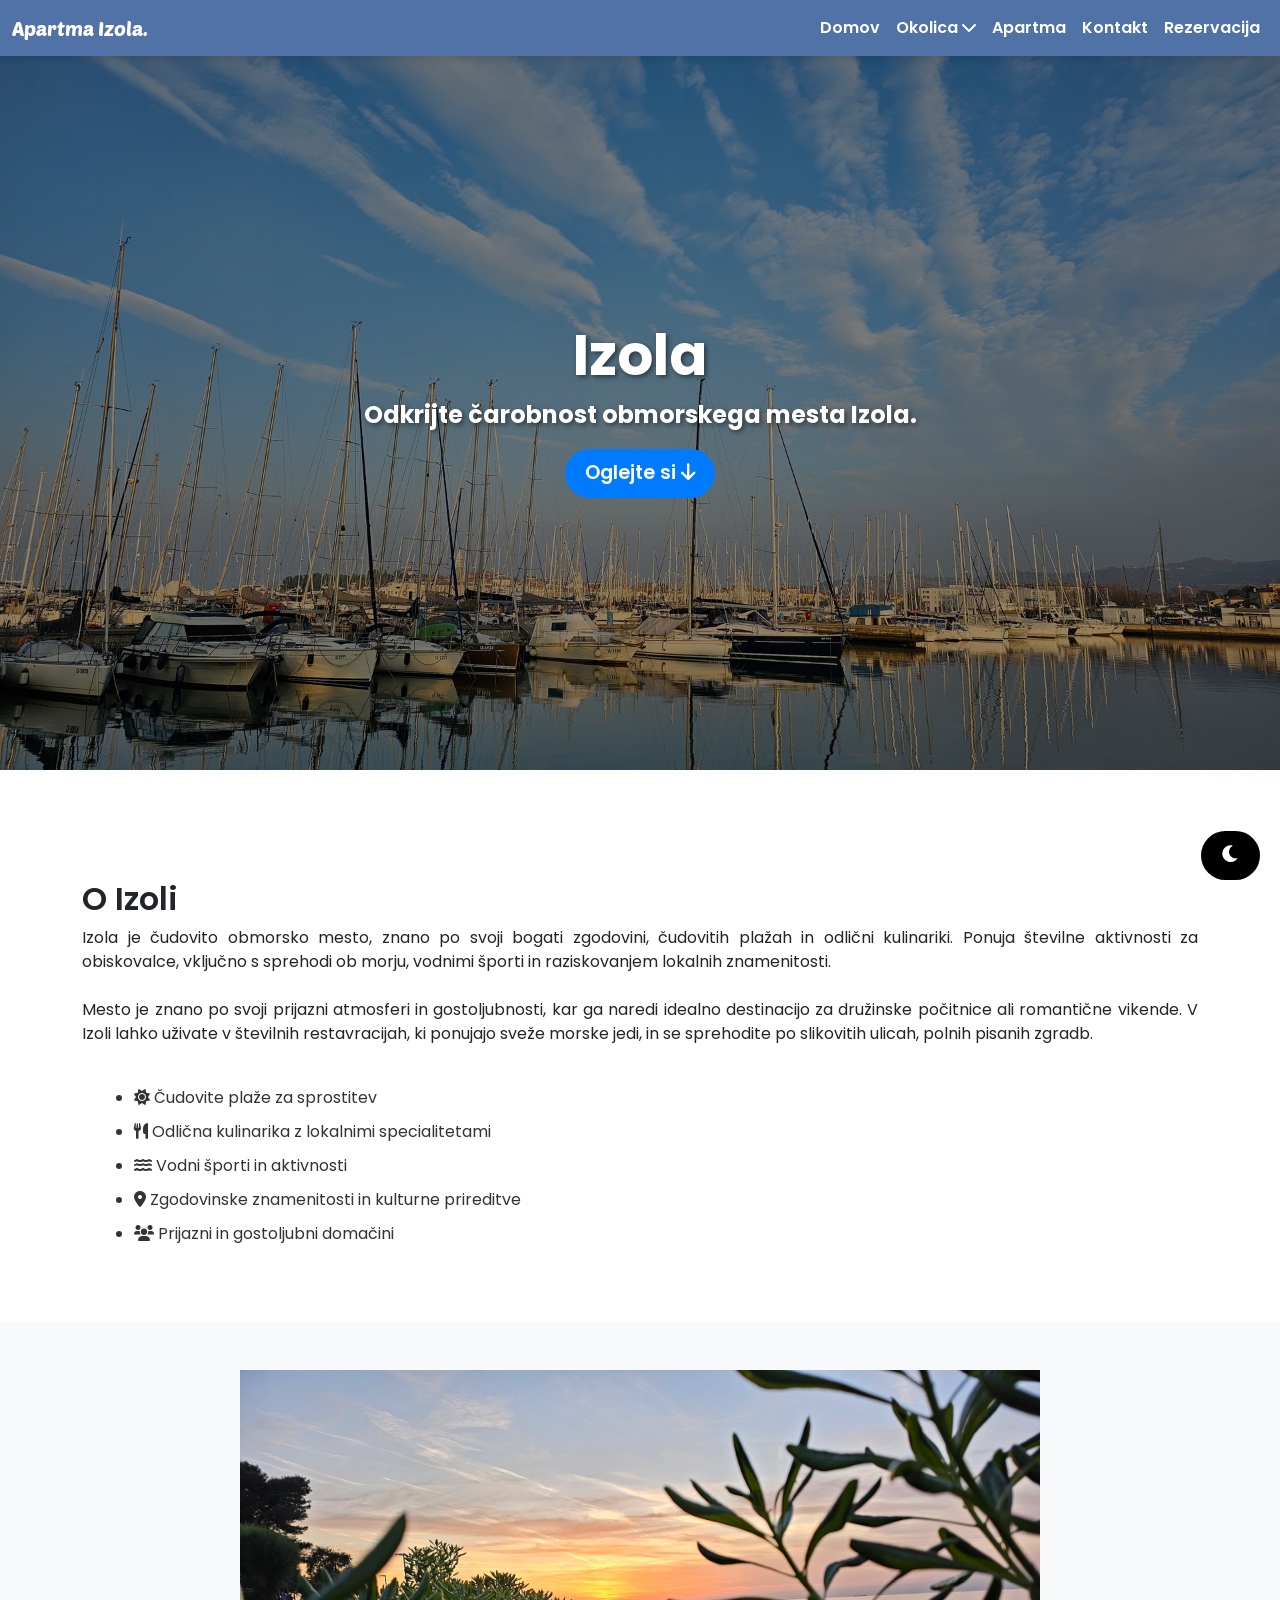
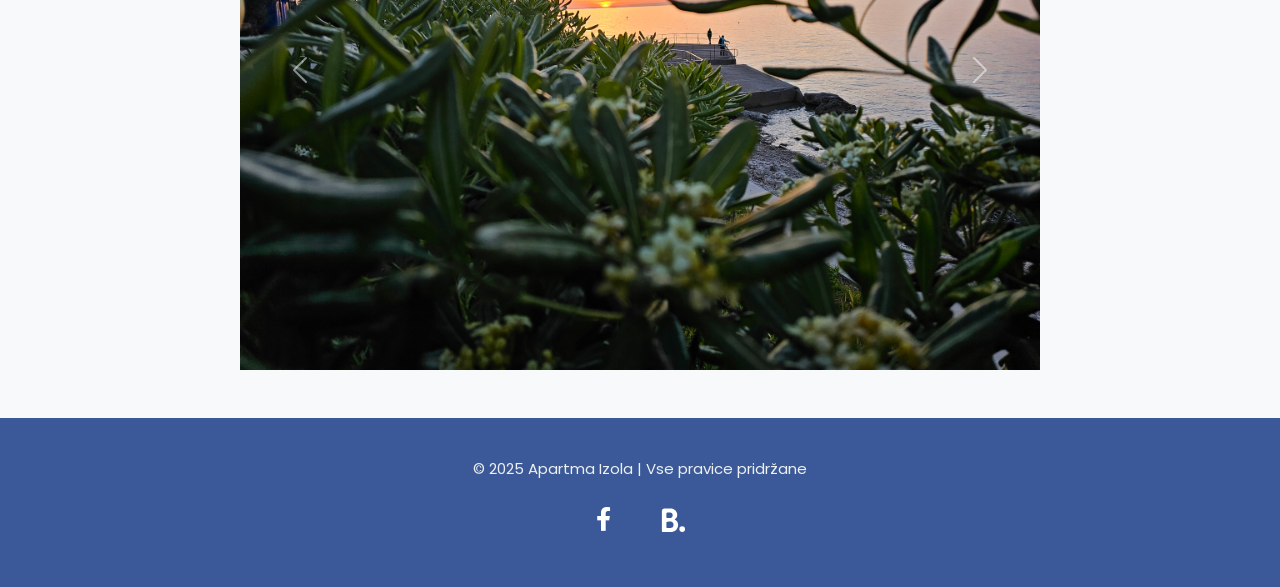
<file: izola.html>
<!DOCTYPE html>
<html lang="sl">
<head>
    <meta charset="UTF-8">
    <meta name="viewport" content="width=device-width, initial-scale=1">
    <title>Izola - Apartma Izola</title>

    <!-- Bootstrap CSS -->
    <link href="https://cdn.jsdelivr.net/npm/bootstrap@5.3.0/dist/css/bootstrap.min.css" rel="stylesheet">
    <!-- FontAwesome Icons -->
    <link rel="stylesheet" href="https://cdnjs.cloudflare.com/ajax/libs/font-awesome/6.0.0/css/all.min.css">
    <!-- Google Fonts -->
    <link href="https://fonts.googleapis.com/css2?family=Poppins:wght@300;400;600;700&display=swap" rel="stylesheet">
    <link rel="preconnect" href="https://fonts.googleapis.com">
    <link rel="preconnect" href="https://fonts.gstatic.com" crossorigin>
    <link href="https://fonts.googleapis.com/css2?family=Poetsen+One&display=swap" rel="stylesheet">
    <link href="navbar.css" rel="stylesheet" type="text/css">
<link href="animation.css" rel="stylesheet" type="text/css">
    <style>
    .hero { background: url("images/izola.jpg") no-repeat center center/cover !important; }
</style>
    <link href="subpage.css" rel="stylesheet" type="text/css">
</head>
<body>

<!-- Main Navbar -->
<nav class="navbar navbar-expand-lg">
  <div class="container-fluid"> <a class="navbar-brand" href="index.html">Apartma Izola.</a>
    <button class="navbar-toggler" type="button" data-bs-toggle="collapse" data-bs-target="#navbarNav" aria-controls="navbarNav" aria-expanded="false" aria-label="Toggle navigation"> <span class="navbar-toggler-icon"></span> </button>
    <div class="collapse navbar-collapse" id="navbarNav">
      <ul class="navbar-nav ms-auto">
        <li class="nav-item"><a class="nav-link" href="index.html">Domov</a></li>
        <li class="nav-item dropdown"> <a class="nav-link dropdown-toggle" href="#" id="okolicaDropdown" role="button" data-bs-toggle="dropdown"> Okolica <i class="fa-solid fa-chevron-down"></i> </a>
          <ul class="dropdown-menu">
            <li><a class="dropdown-item" href="izola.html">Izola</a></li>
            <li><a class="dropdown-item" href="portoroz.html">Portorož</a></li>
            <li><a class="dropdown-item" href="piran.html">Piran</a></li>
               <li><a class="dropdown-item" href="koper.html">Koper</a></li>
          </ul>
        </li>
        <li class="nav-item"><a class="nav-link" href="apartma.html">Apartma</a></li>
        <li class="nav-item"><a class="nav-link" href="kontakt.html">Kontakt</a></li>
        <li class="nav-item"><a class="nav-link" href="rezervacija.html">Rezervacija</a></li>
      </ul>
    </div>
  </div>
</nav>
<!-- Hero Section -->
<section class="hero">
  <div class="container">
    <h1 class="title-slide">Izola</h1>
    <p class="lead text-fade">Odkrijte čarobnost obmorskega mesta Izola.</p>
    <a href="#izola" class="btn-scale btn btn-light">Oglejte si <i class="fa-solid fa-arrow-down"></i></a> 
  </div>
</section>

<!-- Information Section -->
<div id="izola">
  <section class="info-section">
    <div class="container">
      <h2>O Izoli</h2>
      <p class="text">Izola je čudovito obmorsko mesto, znano po svoji bogati zgodovini, čudovitih plažah in odlični kulinariki. Ponuja številne aktivnosti za obiskovalce, vključno s sprehodi ob morju, vodnimi športi in raziskovanjem lokalnih znamenitosti. <br>
        <br>
        Mesto je znano po svoji prijazni atmosferi in gostoljubnosti, kar ga naredi idealno destinacijo za družinske počitnice ali romantične vikende. V Izoli lahko uživate v številnih restavracijah, ki ponujajo sveže morske jedi, in se sprehodite po slikovitih ulicah, polnih pisanih zgradb.</p>
      <br>
      <ul>
        <li><i class="fas fa-sun"></i> Čudovite plaže za sprostitev</li>
        <li><i class="fas fa-utensils"></i> Odlična kulinarika z lokalnimi specialitetami</li>
        <li><i class="fas fa-water"></i> Vodni športi in aktivnosti</li>
        <li><i class="fas fa-map-marker-alt"></i> Zgodovinske znamenitosti in kulturne prireditve</li>
        <li><i class="fas fa-users"></i> Prijazni in gostoljubni domačini</li>
      </ul>
    </div>
  </section>
</div>

<!-- Carousel Section -->
<div class="bg-light"> 
  <br>
  <br>
  <div id="izolaCarousel" class="carousel slide" data-bs-ride="carousel">
    <div class="carousel-inner">
      <div class="carousel-item active"> <img src="images/izola14.jpg" class="d-block w-100" alt="Izola"> </div>
      <div class="carousel-item"> <img src="images/izola25.jpg" class="d-block w-100" alt="Izola"> </div>
      <div class="carousel-item"> <img src="images/izola17.jpg" class="d-block w-100" alt="Izola"> </div>
      <div class="carousel-item"> <img src="images/jadrnice3.jpg" class="d-block w-100" alt="Izola"> </div>
      <div class="carousel-item"> <img src="images/izola18.jpg" class="d-block w-100" alt="Izola"> </div>
      <div class="carousel-item"> <img src="images/izola10.jpg" class="d-block w-100" alt="Izola"> </div>
      <div class="carousel-item"> <img src="images/izola15.jpg" class="d-block w-100" alt="Izola"> </div>
      <div class="carousel-item"> <img src="images/izola13.jpg" class="d-block w-100" alt="Izola"> </div>
    </div>
    <button class="carousel-control-prev" type="button" data-bs-target="#izolaCarousel" data-bs-slide="prev"> <span class="carousel-control-prev-icon" aria-hidden="true"></span> <span class="visually-hidden">Prejšnji</span> </button>
    <button class="carousel-control-next" type="button" data-bs-target="#izolaCarousel" data-bs-slide="next"> <span class="carousel-control-next-icon" aria-hidden="true"></span> <span class="visually-hidden">Naslednji</span> </button>
  </div>
  <br>
  <br>
</div>

<!-- Mobile Gallery -->
<div class="grid-gallery">
    <img src="images/izola14.jpg" alt="Izola">
    <img src="images/izola25.jpg" alt="Izola">
    <img src="images/izola17.jpg" alt="Izola">
    <img src ="images/jadrnice3.jpg" alt="Izola">
    <img src="images/izola18.jpg" alt="Izola">
    <img src="images/izola10.jpg" alt="Izola">
    <img src="images/izola15.jpg" alt="Izola">
    <img src="images/izola13.jpg" alt="Izola">
</div>
<!-- Dark Mode Toggle Button -->
<button id="darkModeToggle" class="btn btn-light" style="position: fixed; bottom: 20px; right: 20px; z-index: 1000;"> <i class="fas fa-moon"></i> </button>
<!-- Footer -->
<footer>
  <footer>
    <div class="container">
        <p>&copy; 2025 Apartma Izola | Vse pravice pridržane</p>
        <div class="social-icons">
            <a href="https://www.facebook.com/ivanka.lovric.129" target="_blank"><i class="fab fa-facebook-f"></i></a>
            <a href="https://www.booking.com/hotel/si/new-classic-cozy-apartment-in-izola.sl.html?aid=356980&label=gog235jc-1FCAsoywFCI25ldy1jbGFzc2ljLWNvenktYXBhcnRtZW50LWluLWl6b2xhSAVYA2jLAYgBApgBI7gBCcgBEdgBAegBAfgBDIgCAagCA7gCydWLvAbAAgHSAiQwZmZhOWViZi01MzE5LTRkMmQtOTBmMS03ZTllNzBiMWM2MmTYAgbgAgE&sid=fca94dbb27b9cd8f7638432e252d7187&dest_id=-83099&dest_type=city&dist=0&group_adults=2&group_children=0&hapos=1&hpos=1&no_rooms=1&req_adults=2&req_children=0&room1=A%2CA&sb_price_type=total&sr_order=popularity&srepoch=1741280046&srpvid=af3076d4051c04ac&type=total&ucfs=1&"><img src="images/booking.svg" alt="Booking Icon" class="booking-icon"></a>

        </div>
    </div>
</footer>
</footer>

<!-- Bootstrap JS --> 
<script src="https://cdn.jsdelivr.net/npm/bootstrap@5.3.0/dist/js/bootstrap.bundle.min.js"></script> 
<script>
    // Dark Mode Toggle
    const darkModeToggle = document.getElementById('darkModeToggle');
    darkModeToggle.addEventListener('click', function() {
        document.body.classList.toggle('dark-mode');
        const isDarkMode = document.body.classList.contains('dark-mode');
        darkModeToggle.innerHTML = isDarkMode ? '<i class="fas fa-sun"></i>' : '<i class="fas fa-moon"></i>';

        // Select all elements with bg-light and toggle between bg-light and bg-dark
        document.querySelectorAll('.bg-light, .bg-dark').forEach(element => {
            if (isDarkMode) {
                element.classList.remove('bg-light');
                element.classList.add('bg-dark');
            } else {
                element.classList.remove('bg-dark');
                element.classList.add('bg-light');
            }
        });
    });
</script>

<!-- Dropdown Chevron Animation -->
<script>
    document.addEventListener('DOMContentLoaded', function() {
        const dropdownToggle = document.getElementById('okolicaDropdown');
        const chevronIcon = dropdownToggle.querySelector('.fa-chevron-down');
        
        // Listen for when the dropdown is shown or hidden
        dropdownToggle.addEventListener('click', function() {
            chevronIcon.classList.toggle('rotate');
        });
    });
</script>
</body>
</html>
</file>
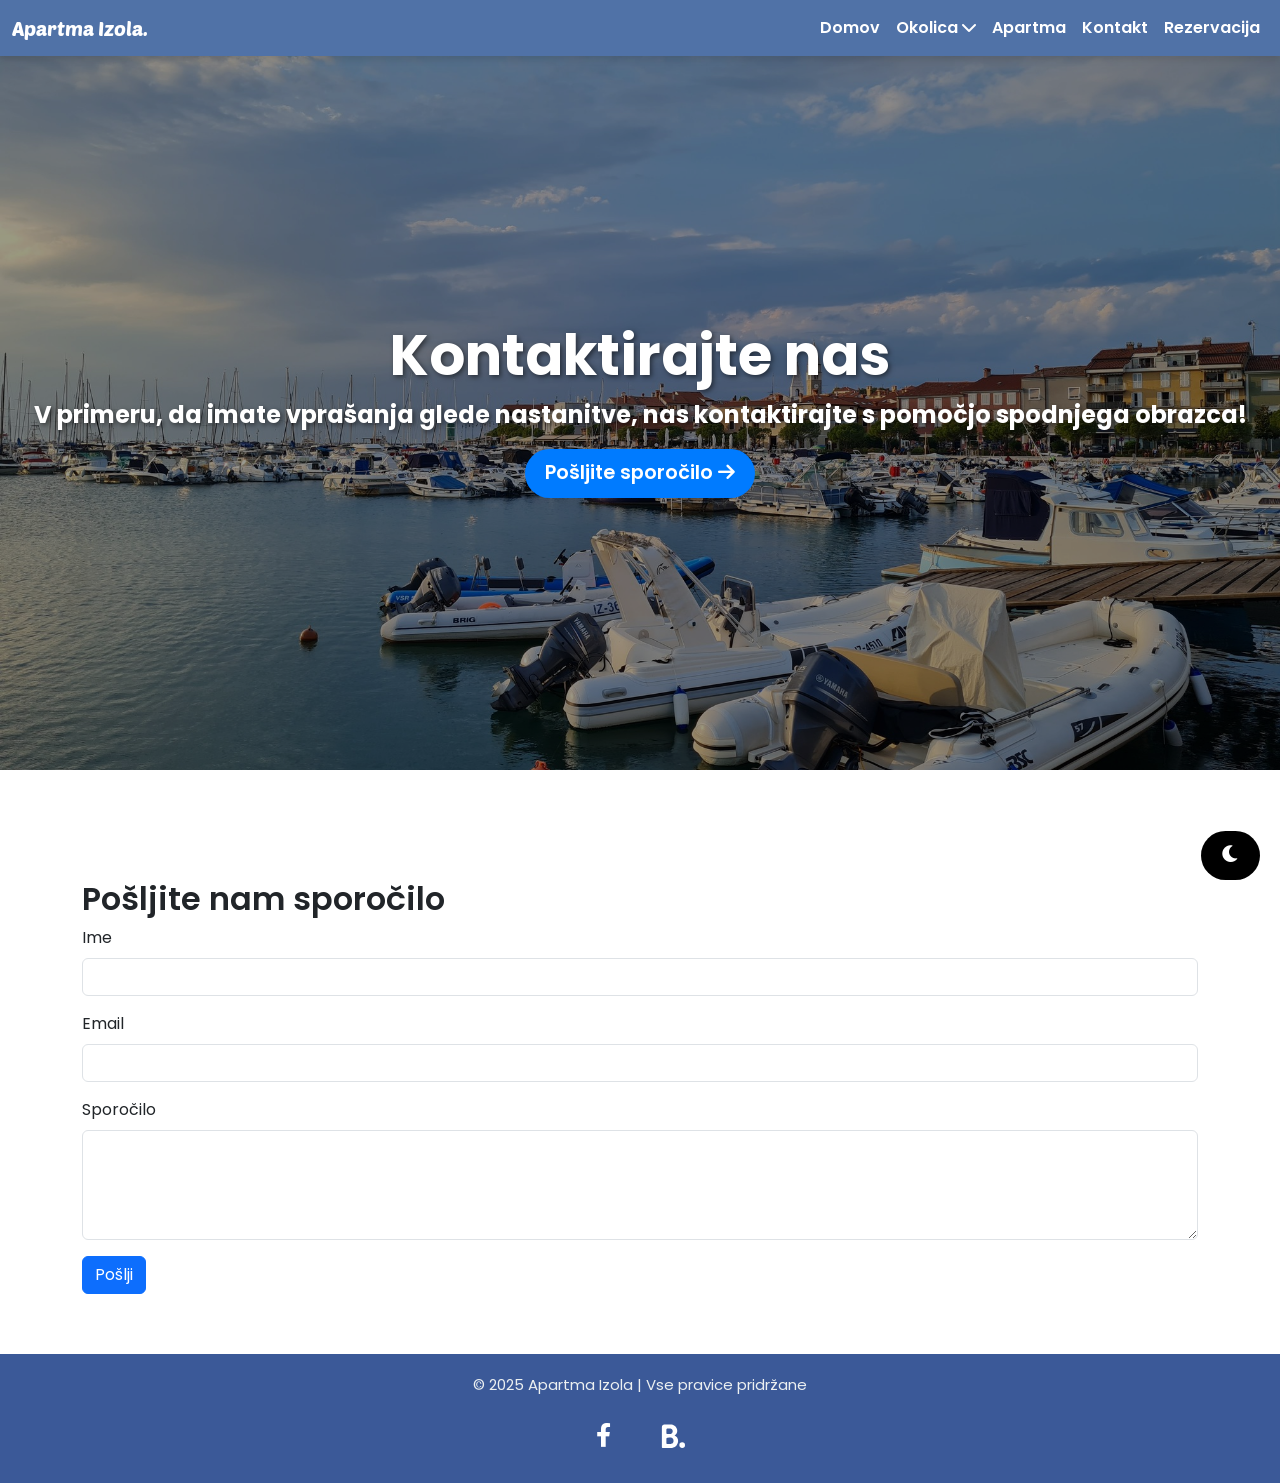
<file: kontakt.html>
<!DOCTYPE html>
<html lang="sl">
<head>
<meta charset="UTF-8">
<meta name="viewport" content="width=device-width, initial-scale=1">
<title>Kontakt - Apartma Izola</title>

<!-- Bootstrap CSS -->
<link href="https://cdn.jsdelivr.net/npm/bootstrap@5.3.0/dist/css/bootstrap.min.css" rel="stylesheet">
<!-- FontAwesome Icons -->
<link rel="stylesheet" href="https://cdnjs.cloudflare.com/ajax/libs/font-awesome/6.0.0/css/all.min.css">
<!-- Google Fonts -->
<!--Poppins-->
<link href="https://fonts.googleapis.com/css2?family=Poppins:wght@300;400;600;700&display=swap" rel="stylesheet">
<!--Poetsen One-->
<link rel="preconnect" href="https://fonts.googleapis.com">
<link rel="preconnect" href="https://fonts.gstatic.com" crossorigin>
<link href="https://fonts.googleapis.com/css2?family=Poetsen+One&display=swap" rel="stylesheet">
<!--FontAwesome Library--> 
<link href="navbar.css" rel="stylesheet" type="text/css">
<style>
    .hero{background: url("images/razgled.jpg") no-repeat center center/cover !important;}
</style>
<link href="animation.css" rel="stylesheet" type="text/css">
<link href="subpage.css" rel="stylesheet" type="text/css">
</head>
<body>

<!-- Main Navbar -->
<nav class="navbar navbar-expand-lg">
  <div class="container-fluid"> <a class="navbar-brand" href="index.html">Apartma Izola.</a>
    <button class="navbar-toggler" type="button" data-bs-toggle="collapse" data-bs-target="#navbarNav" aria-controls="navbarNav" aria-expanded="false" aria-label="Toggle navigation"> <span class="navbar-toggler-icon"></span> </button>
    <div class="collapse navbar-collapse" id="navbarNav">
      <ul class="navbar-nav ms-auto">
        <li class="nav-item"><a class="nav-link" href="index.html">Domov</a></li>
        <li class="nav-item dropdown"> <a class="nav-link dropdown-toggle" href="#" id="okolicaDropdown" role="button" data-bs-toggle="dropdown"> Okolica <i class="fa-solid fa-chevron-down"></i> </a>
          <ul class="dropdown-menu">
            <li><a class="dropdown-item" href="izola.html">Izola</a></li>
            <li><a class="dropdown-item" href="portoroz.html">Portorož</a></li>
            <li><a class="dropdown-item" href="piran.html">Piran</a></li>
               <li><a class="dropdown-item" href="koper.html">Koper</a></li>
          </ul>
        </li>
        <li class="nav-item"><a class="nav-link" href="apartma.html">Apartma</a></li>
        <li class="nav-item"><a class="nav-link" href="kontakt.html">Kontakt</a></li>
        <li class="nav-item"><a class="nav-link" href="rezervacija.html">Rezervacija</a></li>
      </ul>
    </div>
  </div>
</nav>
<!-- Hero Section -->
<div class="hero">
  <div class="hero-overlay"></div>
  <div class="hero-content">
    <h1 class="title-slide">Kontaktirajte nas</h1>
    <p class="text-fade">V primeru, da imate vprašanja glede nastanitve, nas kontaktirajte s pomočjo spodnjega obrazca!</p>
    <a href="#contact-form" class="btn-scale btn btn-light">Pošljite sporočilo <i class="fa-solid fa-arrow-right"></i></a> </div>
</div>

<!-- Contact Form Section -->
<div class="info-section" id="contact-form">
  <div class="container">
    <h2>Pošljite nam sporočilo</h2>
    <form>
      <div class="mb-3">
        <label for="name" class="form-label">Ime</label>
        <input type="text" class="form-control" id="name" required>
      </div>
      <div class="mb-3">
        <label for="email" class="form-label">Email</label>
        <input type="email" class="form-control" id="email" required>
      </div>
      <div class="mb-3">
        <label for="message" class="form-label">Sporočilo</label>
        <textarea class="form-control" id="message" rows="4" required></textarea>
      </div>
      <button type="submit" class="btn btn-primary">Pošlji</button>
    </form>
  </div>
</div>

<!-- Dark Mode Toggle Button -->
<button id="darkModeToggle" class="btn btn-light" style="position: fixed; bottom: 20px; right: 20px; z-index: 1000;"> <i class="fas fa-moon"></i> </button>

<!-- Footer -->
<footer>
    <div class="container">
        <p>&copy; 2025 Apartma Izola | Vse pravice pridržane</p>
        <div class="social-icons">
            <a href="https://www.facebook.com/ivanka.lovric.129" target="_blank"><i class="fab fa-facebook-f"></i></a>
            <a href="https://www.booking.com/hotel/si/new-classic-cozy-apartment-in-izola.sl.html?aid=356980&label=gog235jc-1FCAsoywFCI25ldy1jbGFzc2ljLWNvenktYXBhcnRtZW50LWluLWl6b2xhSAVYA2jLAYgBApgBI7gBCcgBEdgBAegBAfgBDIgCAagCA7gCydWLvAbAAgHSAiQwZmZhOWViZi01MzE5LTRkMmQtOTBmMS03ZTllNzBiMWM2MmTYAgbgAgE&sid=fca94dbb27b9cd8f7638432e252d7187&dest_id=-83099&dest_type=city&dist=0&group_adults=2&group_children=0&hapos=1&hpos=1&no_rooms=1&req_adults=2&req_children=0&room1=A%2CA&sb_price_type=total&sr_order=popularity&srepoch=1741280046&srpvid=af3076d4051c04ac&type=total&ucfs=1&"><img src="images/booking.svg" alt="Booking Icon" class="booking-icon"></a>

        </div>
    </div>
</footer>


<!-- Bootstrap JS --> 
<script src="https://cdn.jsdelivr.net/npm/bootstrap@5.3.0/dist/js/bootstrap.bundle.min.js"></script>

<!-- Dark Mode Toggle Script -->
<script>
    // Dark Mode Toggle
    const darkModeToggle = document.getElementById('darkModeToggle');
    darkModeToggle.addEventListener('click', function() {
        document.body.classList.toggle('dark-mode');
        const isDarkMode = document.body.classList.contains('dark-mode');
        darkModeToggle.innerHTML = isDarkMode ? '<i class="fas fa-sun"></i>' : '<i class="fas fa-moon"></i>';

        // Select all elements with bg-light and toggle between bg-light and bg-dark
        document.querySelectorAll('.bg-light, .bg-dark').forEach(element => {
            if (isDarkMode) {
                element.classList.remove('bg-light');
                element.classList.add('bg-dark');
            } else {
                element.classList.remove('bg-dark');
                element.classList.add('bg-light');
            }
        });
    });
</script>

<!-- Dropdown Chevron Animation -->
<script>
    document.addEventListener('DOMContentLoaded', function() {
        const dropdownToggle = document.getElementById('okolicaDropdown');
        const chevronIcon = dropdownToggle.querySelector('.fa-chevron-down');
        
        // Listen for when the dropdown is shown or hidden
        dropdownToggle.addEventListener('click', function() {
            chevronIcon.classList.toggle('rotate');
        });
    });
</script>

</body>
</html>
</file>
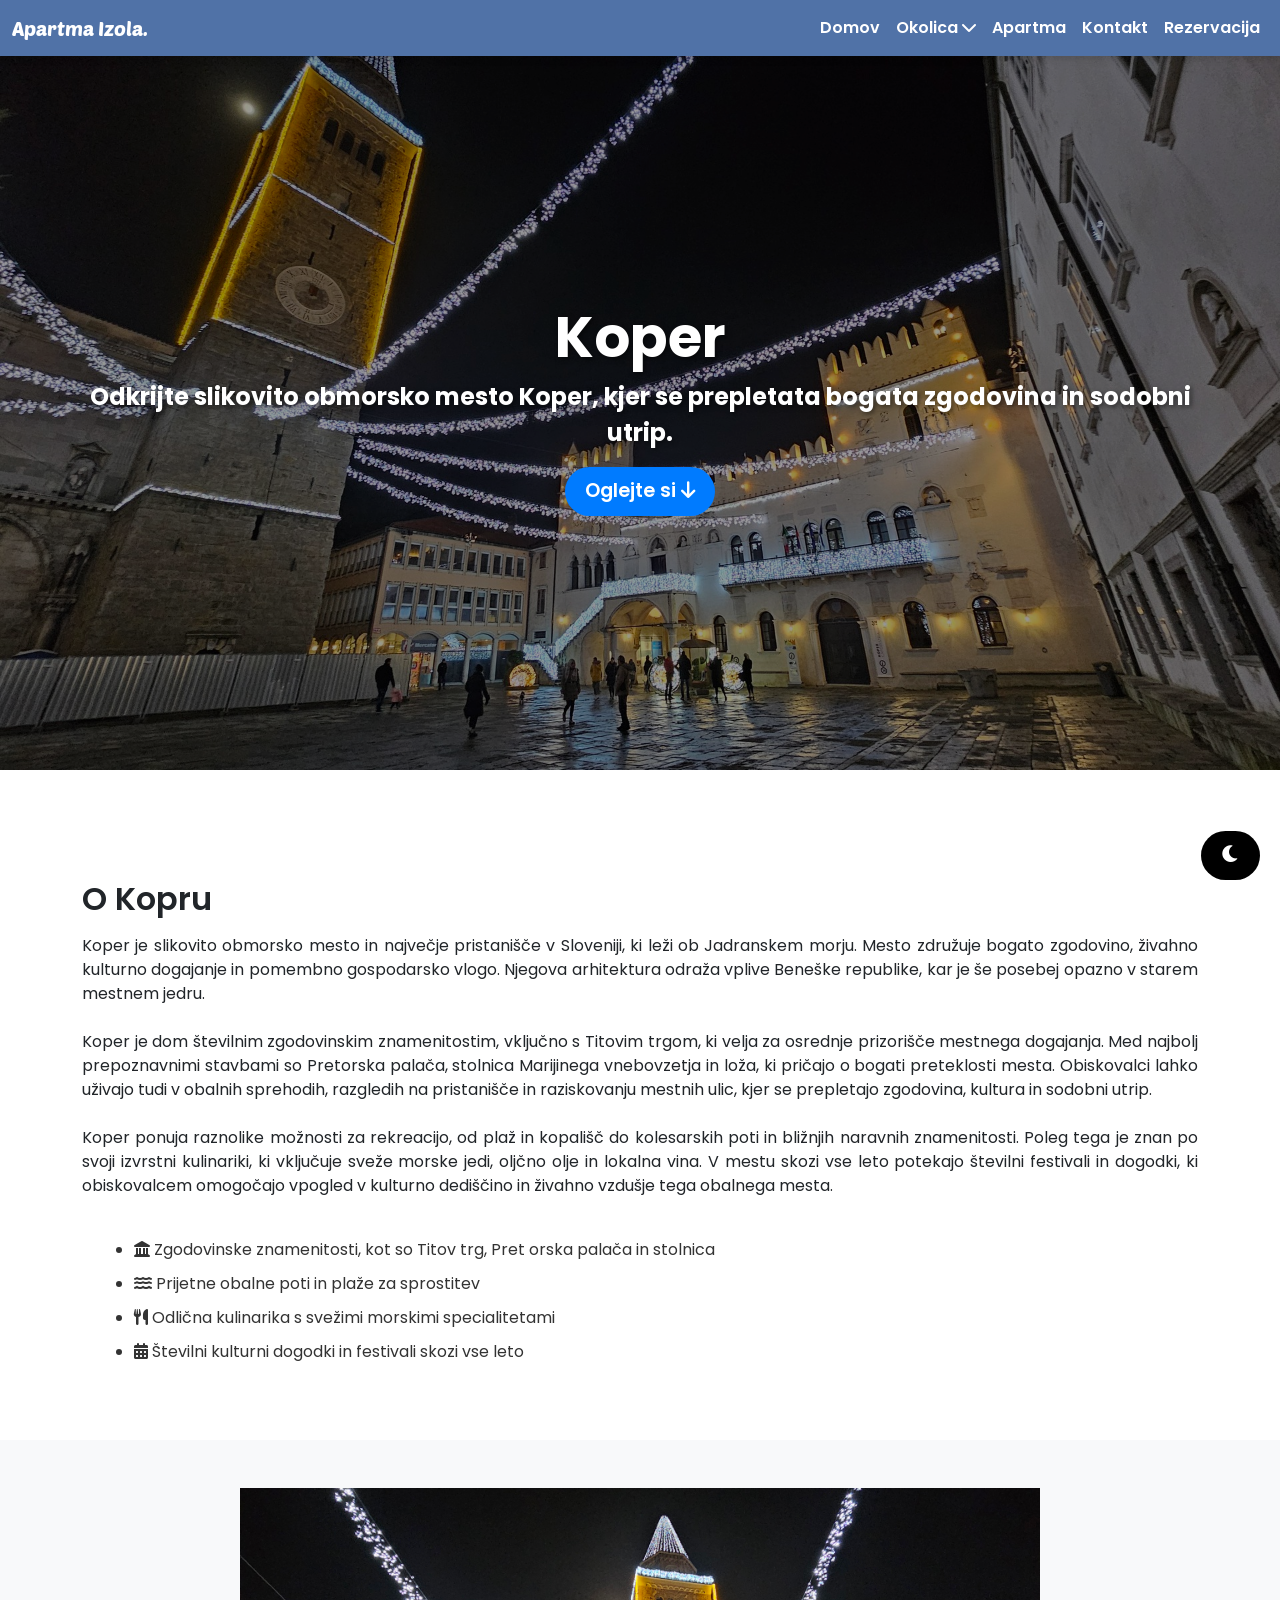
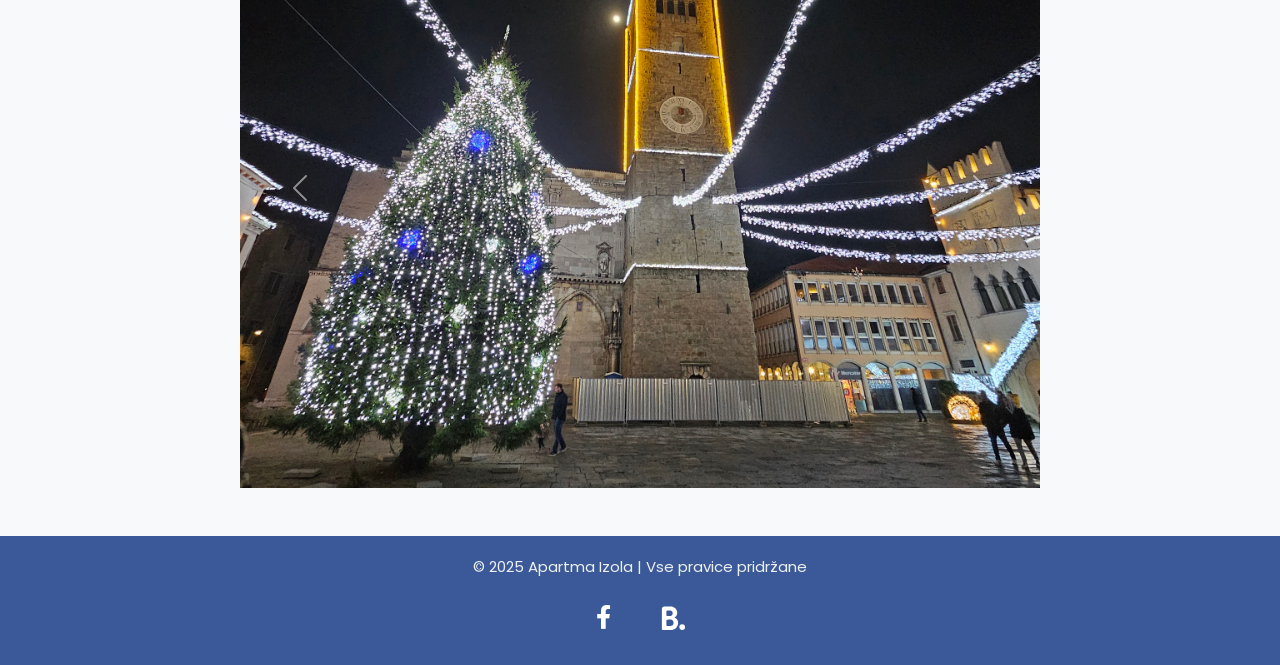
<file: koper.html>
<!DOCTYPE html>
<html lang="sl">
<head>
<meta charset="UTF-8">
<meta name="viewport" content="width=device-width, initial-scale=1">
<title>Izola - Apartma Izola</title>

<!-- Bootstrap CSS -->
<link href="https://cdn.jsdelivr.net/npm/bootstrap@5.3.0/dist/css/bootstrap.min.css" rel="stylesheet">
<!-- FontAwesome Icons -->
<link rel="stylesheet" href="https://cdnjs.cloudflare.com/ajax/libs/font-awesome/6.0.0/css/all.min.css">
<!-- Google Fonts -->
<link href="https://fonts.googleapis.com/css2?family=Poppins:wght@300;400;600;700&display=swap" rel="stylesheet">
<link rel="preconnect" href="https://fonts.googleapis.com">
<link rel="preconnect" href="https://fonts.gstatic.com" crossorigin>
<link href="https://fonts.googleapis.com/css2?family=Poetsen+One&display=swap" rel="stylesheet">
<link href="navbar.css" rel="stylesheet" type="text/css">
<link href="animation.css" rel="stylesheet" type="text/css">
<style>
    .hero {background: url("images/koper9.jpg") no-repeat center center/cover !important;}
</style>
<link href="subpage.css" rel="stylesheet" type="text/css">
</head>
<body>

<!-- Main Navbar -->
<nav class="navbar navbar-expand-lg">
  <div class="container-fluid"> <a class="navbar-brand" href="index.html">Apartma Izola.</a>
    <button class="navbar-toggler" type="button" data-bs-toggle="collapse" data-bs-target="#navbarNav" aria-controls="navbarNav" aria-expanded="false" aria-label="Toggle navigation"> <span class="navbar-toggler-icon"></span> </button>
    <div class="collapse navbar-collapse" id="navbarNav">
      <ul class="navbar-nav ms-auto">
        <li class="nav-item"><a class="nav-link" href="index.html">Domov</a></li>
        <li class="nav-item dropdown"> <a class="nav-link dropdown-toggle" href="#" id="okolicaDropdown" role="button" data-bs-toggle="dropdown"> Okolica <i class="fa-solid fa-chevron-down"></i> </a>
          <ul class="dropdown-menu">
            <li><a class="dropdown-item" href="izola.html">Izola</a></li>
            <li><a class="dropdown-item" href="portoroz.html">Portorož</a></li>
            <li><a class="dropdown-item" href="piran.html">Piran</a></li>
               <li><a class="dropdown-item" href="koper.html">Koper</a></li>
          </ul>
        </li>
        <li class="nav-item"><a class="nav-link" href="apartma.html">Apartma</a></li>
        <li class="nav-item"><a class="nav-link" href="kontakt.html">Kontakt</a></li>
        <li class="nav-item"><a class="nav-link" href="rezervacija.html">Rezervacija</a></li>
      </ul>
    </div>
  </div>
</nav>
<!-- Hero Section -->
<section class="hero">
  <div class="container">
    <h1 class="title-slide">Koper</h1>
    <p class="lead text-fade">Odkrijte slikovito obmorsko mesto Koper, kjer se prepletata bogata zgodovina in sodobni utrip.</p>
    <a href="#koper" class="btn btn-light btn-scale">Oglejte si <i class="fa-solid fa-arrow-down"></i></a> </div>
</section>
<!-- Information Section -->
<div id="koper">
  <section class="info-section">
    <div class="container">
      <h2>O Kopru</h2>
      <p class="text">
      <p class="text">Koper je slikovito obmorsko mesto in največje pristanišče v Sloveniji, ki leži ob Jadranskem morju. Mesto združuje bogato zgodovino, živahno kulturno dogajanje in pomembno gospodarsko vlogo. Njegova arhitektura odraža vplive Beneške republike, kar je še posebej opazno v starem mestnem jedru. <br>
        <br>
        Koper je dom številnim zgodovinskim znamenitostim, vključno s Titovim trgom, ki velja za osrednje prizorišče mestnega dogajanja. Med najbolj prepoznavnimi stavbami so Pretorska palača, stolnica Marijinega vnebovzetja in loža, ki pričajo o bogati preteklosti mesta.  
        Obiskovalci lahko uživajo tudi v obalnih sprehodih, razgledih na pristanišče in raziskovanju mestnih ulic, kjer se prepletajo zgodovina, kultura in sodobni utrip. <br>
        <br>
        Koper ponuja raznolike možnosti za rekreacijo, od plaž in kopališč do kolesarskih poti in bližnjih naravnih znamenitosti. Poleg tega je znan po svoji izvrstni kulinariki, ki vključuje sveže morske jedi, oljčno olje in lokalna vina.  
        V mestu skozi vse leto potekajo številni festivali in dogodki, ki obiskovalcem omogočajo vpogled v kulturno dediščino in živahno vzdušje tega obalnega mesta.</p>
      </p>
      <br>
      <ul class="scroll-reveal hidden">
        <li><i class="fas fa-landmark"></i> Zgodovinske znamenitosti, kot so Titov trg, Pret orska palača in stolnica</li>
        <li><i class="fa-solid fa-water"></i> Prijetne obalne poti in plaže za sprostitev</li>
        <li><i class="fas fa-utensils"></i> Odlična kulinarika s svežimi morskimi specialitetami</li>
        <li><i class="fas fa-calendar-alt"></i> Številni kulturni dogodki in festivali skozi vse leto</li>
      </ul>
    </div>
  </section>
</div>
<!-- Carousel Section -->
<div class="bg-light"> <br>
  <section> <br>
    <div id="izolaCarousel" class="carousel slide" data-bs-ride="carousel">
      <div class="carousel-inner">
        <div class="carousel-item active"> <img src="images/koper8.jpg" class="d-block w-100" alt="koper"> </div>
        <div class="carousel-item"> <img src="images/koper1.jpg" class="d-block w-100" alt="koper"> </div>
        <div class="carousel-item"> <img src="images/koper2.jpg" class="d-block w-100" alt="koper"> </div>
        <div class="carousel-item"> <img src="images/koper3.jpg" class="d-block w-100" alt="koper"> </div>
        <div class="carousel-item"> <img src="images/koper4.jpg" class="d-block w-100" alt="koper"> </div>
        <div class="carousel-item"> <img src="images/koper5.jpg" class="d-block w-100" alt="koper"> </div>
        <div class="carousel-item"> <img src="images/koper6.jpg" class="d-block w-100" alt="koper"> </div>
        <div class="carousel-item"> <img src="images/koper7.jpg" class="d-block w-100" alt="koper"> </div>
      </div>
      <button class="carousel-control-prev" type="button" data-bs-target="#izolaCarousel" data-bs-slide="prev"> <span class="carousel-control-prev-icon" aria-hidden="true"></span> <span class="visually-hidden">Prejšnji</span> </button>
      <button class="carousel-control-next" type="button" data-bs-target="#izolaCarousel" data-bs-slide="next"> <span class="carousel-control-next-icon" aria-hidden="true"></span> <span class="visually-hidden">Naslednji</span> </button>
    </div>
    <br>
    <br>
  </section>
</div>
<!-- Mobile Gallery -->
<div class="grid-gallery"> <img src="images/koper1.jpg" alt="Koper"> <img src="images/koper2.jpg" alt="Koper"> <img src="images/koper3.jpg" alt="Koper"> <img src="images/koper4.jpg" alt="Koper"> <img src="images/koper5.jpg" alt="Koper"> <img src="images/koper6.jpg" alt="Koper"> <img src="images/koper7.jpg" alt="Koper"> </div>
    <!-- Dark Mode Toggle Button -->
<button id="darkModeToggle" class="btn btn-light" style="position: fixed; bottom: 20px; right: 20px; z-index: 1000;"> <i class="fas fa-moon"></i> </button>
<!-- Footer -->
<footer>
    <div class="container">
        <p>&copy; 2025 Apartma Izola | Vse pravice pridržane</p>
        <div class="social-icons">
            <a href="https://www.facebook.com/ivanka.lovric.129" target="_blank"><i class="fab fa-facebook-f"></i></a>
            <a href="https://www.booking.com/hotel/si/new-classic-cozy-apartment-in-izola.sl.html?aid=356980&label=gog235jc-1FCAsoywFCI25ldy1jbGFzc2ljLWNvenktYXBhcnRtZW50LWluLWl6b2xhSAVYA2jLAYgBApgBI7gBCcgBEdgBAegBAfgBDIgCAagCA7gCydWLvAbAAgHSAiQwZmZhOWViZi01MzE5LTRkMmQtOTBmMS03ZTllNzBiMWM2MmTYAgbgAgE&sid=fca94dbb27b9cd8f7638432e252d7187&dest_id=-83099&dest_type=city&dist=0&group_adults=2&group_children=0&hapos=1&hpos=1&no_rooms=1&req_adults=2&req_children=0&room1=A%2CA&sb_price_type=total&sr_order=popularity&srepoch=1741280046&srpvid=af3076d4051c04ac&type=total&ucfs=1&"><img src="images/booking.svg" alt="Booking Icon" class="booking-icon"></a>

        </div>
    </div>
</footer>

<!-- Bootstrap JS --> 
<script src="https://cdn.jsdelivr.net/npm/bootstrap@5.3.0/dist/js/bootstrap.bundle.min.js"></script> 
<script>
// Dark Mode Toggle
    const darkModeToggle = document.getElementById('darkModeToggle');
    darkModeToggle.addEventListener('click', function() {
        document.body.classList.toggle('dark-mode');
        const isDarkMode = document.body.classList.contains('dark-mode');
        darkModeToggle.innerHTML = isDarkMode ? '<i class="fas fa-sun"></i>' : '<i class="fas fa-moon"></i>';

        // Select all elements with bg-light and bg-dark and toggle between them
        document.querySelectorAll('.bg-light, .bg-dark').forEach(element => {
            if (isDarkMode) {
                element.classList.remove('bg-light');
                element.classList.add('bg-dark');
            } else {
                element.classList.remove('bg-dark');
                element.classList.add('bg-light');
            }
        });
    });
</script>
<!-- Dropdown Chevron Animation -->
<script>
    document.addEventListener('DOMContentLoaded', function() {
        const dropdownToggle = document.getElementById('okolicaDropdown');
        const chevronIcon = dropdownToggle.querySelector('.fa-chevron-down');
        
        // Listen for when the dropdown is shown or hidden
        dropdownToggle.addEventListener('click', function() {
            chevronIcon.classList.toggle('rotate');
        });
    });
</script>
</body>
</html>
</file>
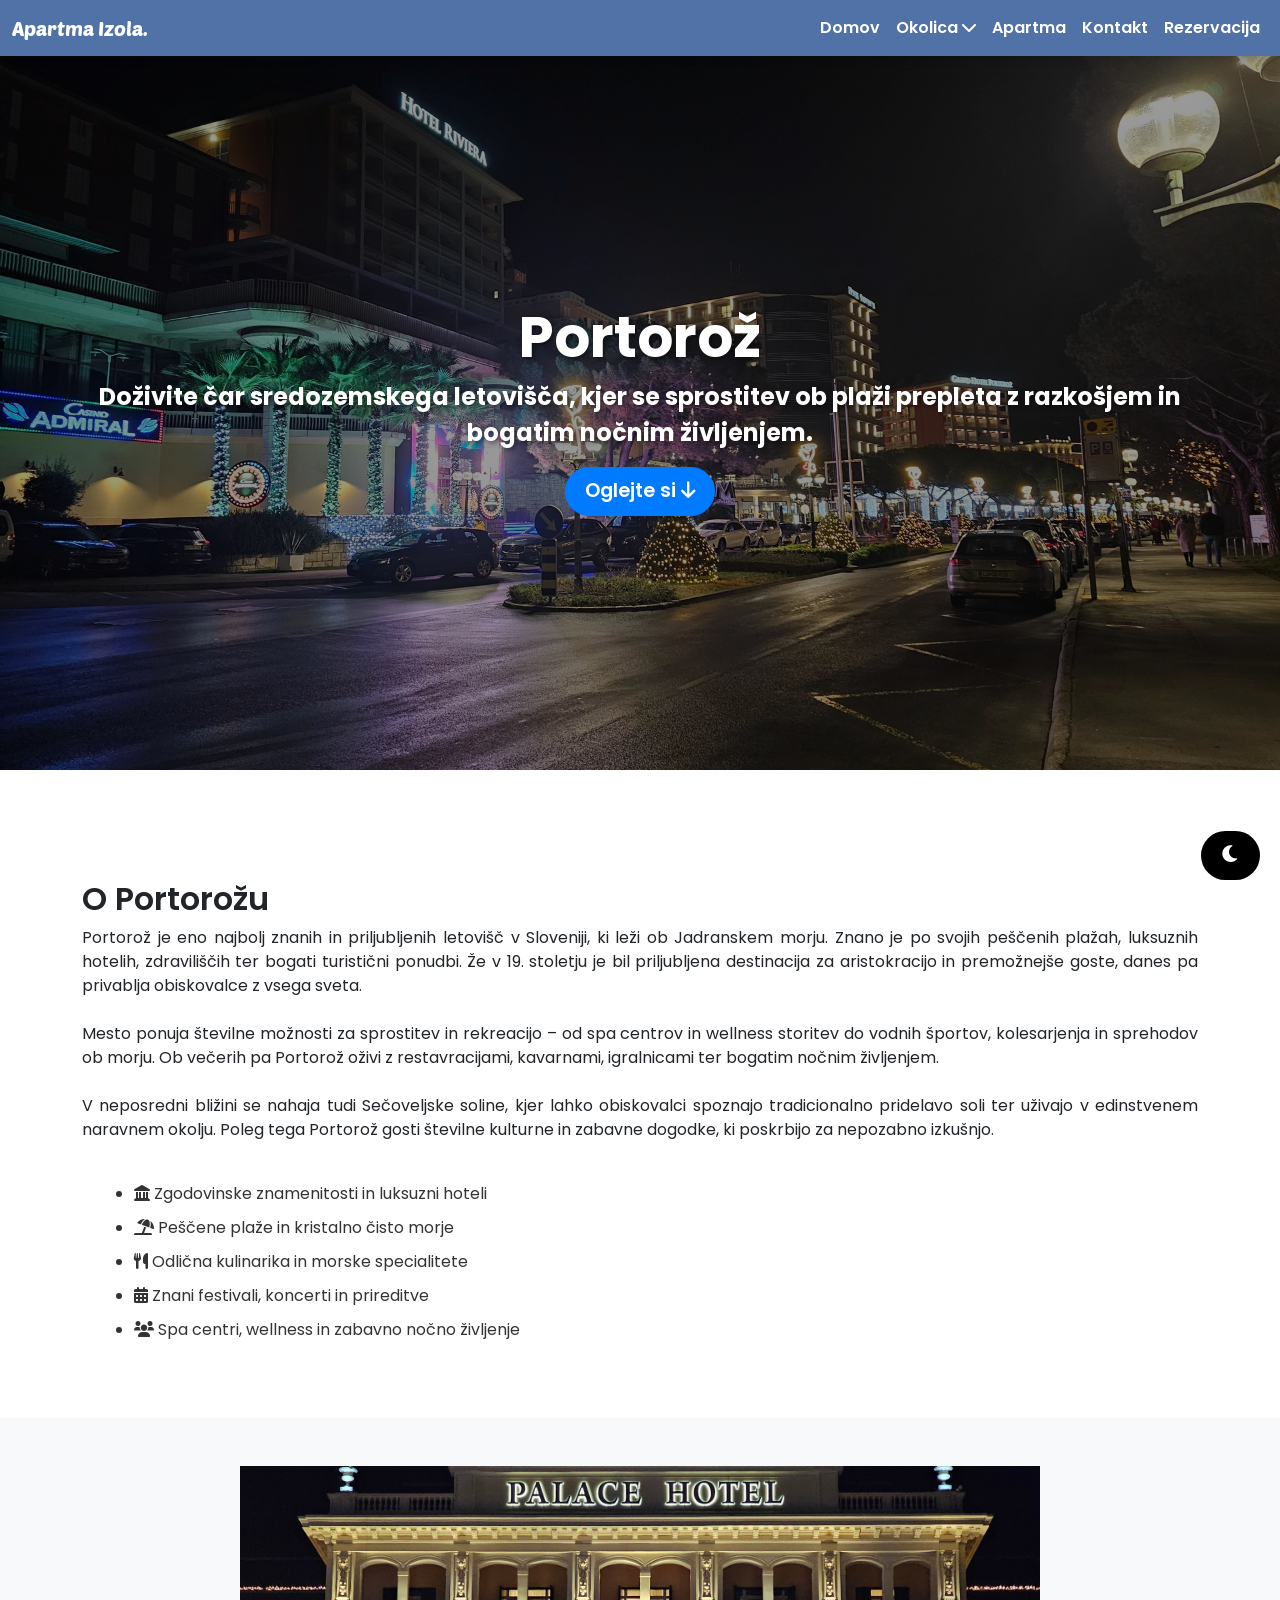
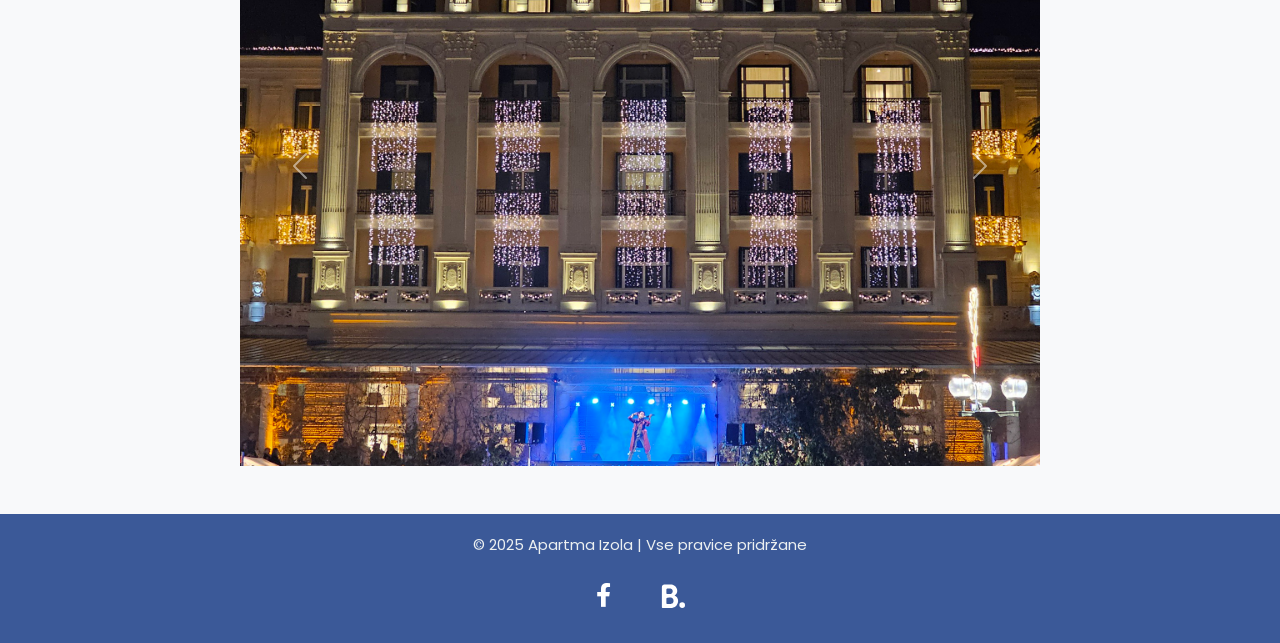
<file: portoroz.html>
<!DOCTYPE html>
<html lang="sl">
<head>
    <meta charset="UTF-8">
    <meta name="viewport" content="width=device-width, initial-scale=1">
    <title>Izola - Apartma Izola</title>

    <!-- Bootstrap CSS -->
    <link href="https://cdn.jsdelivr.net/npm/bootstrap@5.3.0/dist/css/bootstrap.min.css" rel="stylesheet">
    <!-- FontAwesome Icons -->
    <link rel="stylesheet" href="https://cdnjs.cloudflare.com/ajax/libs/font-awesome/6.0.0/css/all.min.css">
    <!-- Google Fonts -->
    <link href="https://fonts.googleapis.com/css2?family=Poppins:wght@300;400;600;700&display=swap" rel="stylesheet">
    <link rel="preconnect" href="https://fonts.googleapis.com">
    <link rel="preconnect" href="https://fonts.gstatic.com" crossorigin>
    <link href="https://fonts.googleapis.com/css2?family=Poetsen+One&display=swap" rel="stylesheet">
    <link href="navbar.css" rel="stylesheet" type="text/css">
    <link href="animation.css" rel="stylesheet" type="text/css">
    <link href="subpage.css" rel="stylesheet" type="text/css">
    <style>
        .hero {background: url("images/portoroz2.jpg") no-repeat center center/cover !important;}
    </style>
</head>
<body>

<!-- Main Navbar -->
<nav class="navbar navbar-expand-lg">
    <div class="container-fluid"> 
        <a class="navbar-brand" href="index.html">Apartma Izola.</a>
        <button class="navbar-toggler" type="button" data-bs-toggle="collapse" data-bs-target="#navbarNav" aria-controls="navbarNav" aria-expanded="false" aria-label="Toggle navigation"> 
            <span class="navbar-toggler-icon"></span> 
        </button>
        <div class="collapse navbar-collapse" id="navbarNav">
            <ul class="navbar-nav ms-auto">
                <li class="nav-item"><a class="nav-link" href="index.html">Domov</a></li>
                <li class="nav-item dropdown"> 
                    <a class="nav-link dropdown-toggle" href="#" id="okolicaDropdown" role="button" data-bs-toggle="dropdown"> Okolica <i class="fa-solid fa-chevron-down"></i> </a>
                    <ul class="dropdown-menu">
                        <li><a class="dropdown-item" href="izola.html">Izola</a></li>
                        <li><a class="dropdown-item" href="portoroz.html">Portorož</a></li>
                        <li><a class="dropdown-item" href="piran.html">Piran</a></li>
                        <li><a class="dropdown-item" href="koper.html">Koper</a></li>
                    </ul>
                </li>
                <li class="nav-item"><a class="nav-link" href="apartma.html">Apartma</a></li>
                <li class="nav-item"><a class="nav-link" href="kontakt.html">Kontakt</a></li>
                <li class="nav-item"><a class="nav-link" href="rezervacija.html">Rezervacija</a></li>
            </ul>
        </div>
    </div>
</nav>

<!-- Hero Section -->
<section class="hero">
    <div class="container">
        <h1 class="title-slide">Portorož</h1>
        <p class="text-fade lead">Doživite čar sredozemskega letovišča, kjer se sprostitev ob plaži prepleta z razkošjem in bogatim nočnim življenjem.</p>
        <a href="#portoroz" class="btn-scale btn btn-light">Oglejte si <i class="fa-solid fa-arrow-down"></i></a> 
    </div>
</section>

<!-- Information Section -->
<div id="portoroz"> 
    <section class="info-section">
        <div class="container">
            <h2>O Portorožu</h2>
            <p class="text">
                Portorož je eno najbolj znanih in priljubljenih letovišč v Sloveniji, ki leži ob Jadranskem morju. Znano je po svojih peščenih plažah, luksuznih hotelih, zdraviliščih ter bogati turistični ponudbi. Že v 19. stoletju je bil priljubljena destinacija za aristokracijo in premožnejše goste, danes pa privablja obiskovalce z vsega sveta.
                <br><br>
                Mesto ponuja številne možnosti za sprostitev in rekreacijo – od spa centrov in wellness storitev do vodnih športov, kolesarjenja in sprehodov ob morju. Ob večerih pa Portorož oživi z restavracijami, kavarnami, igralnicami ter bogatim nočnim življenjem.
                <br><br>
                V neposredni bližini se nahaja tudi Sečoveljske soline, kjer lahko obiskovalci spoznajo tradicionalno pridelavo soli ter uživajo v edinstvenem naravnem okolju. Poleg tega Portorož gosti številne kulturne in zabavne dogodke, ki poskrbijo za nepozabno izkušnjo.
            </p>
            <br>
            <ul>
                <li><i class="fas fa-landmark"></i> Zgodovinske znamenitosti in luksuzni hoteli</li>
                <li><i class="fas fa-umbrella-beach"></i> Peščene plaže in kristalno čisto morje</li>
                <li><i class="fas fa-utensils"></i> Odlična kulinarika in morske specialitete</li>
                <li><i class="fas fa-calendar-alt"></i> Znani festivali, koncerti in prireditve</li>
                <li><i class="fas fa-users"></i> Spa centri, wellness in zabavno nočno življenje</li>
            </ul>
        </div>
    </section>
</div>

<!-- Carousel Section -->
<div class="bg-light"> <br>
    <br>
    <div id="izolaCarousel" class="carousel slide" data-bs-ride="carousel">
        <div class="carousel-inner">
            <div class="carousel-item active"> <img src="images/portoroz1.jpg" class="d-block w-100" alt="Portorož"> </div>
            <div class="carousel-item"> <img src="images/portoroz2.jpg" class="d-block w-100" alt="Portorož"> </div>
            <div class="carousel-item"> <img src="images/portoroz4.jpg" class="d-block w-100" alt="Portorož"> </div>
            <div class="carousel-item"> <img src="images/portoroz5.jpg" class="d-block w-100" alt="Portorož"> </div>
            <div class="carousel-item"> <img src="images/portoroz6.jpg" class="d-block w-100" alt="Portorož"> </div>
            <div class="carousel-item"> <img src="images/portoroz7.jpg" class="d-block w-100" alt="Portorož"> </div>
            <div class="carousel-item"> <img src="images/portoroz8.jpg" class="d-block w-100" alt="Portorož"> </div>
        </div>
        <button class="carousel-control-prev" type="button" data-bs-target="#izolaCarousel" data-bs-slide="prev"> <span class="carousel-control-prev-icon" aria-hidden="true"></span> <span class="visually-hidden">Prejšnji</span> </button>
        <button class="carousel-control-next" type="button" data-bs-target="#izolaCarousel" data-bs-slide="next"> <span class="carousel-control-next-icon" aria-hidden="true"></span> <span class="visually-hidden">Naslednji</span> </button>
    </div>
    <br>
    <br>
</div>

<!-- Mobile Grid Gallery -->
<div class="grid-gallery">
    <img src="images/portoroz1.jpg" alt="Portorož">
    <img src="images/portoroz2.jpg" alt="Portorož">
    <img src="images/portoroz9.jpg" alt="Portorož">
    <img src="images/portoroz4.jpg" alt="Portorož">
    <img src="images/portoroz5.jpg" alt="Portorož">
    <img src="images/portoroz6.jpg" alt="Portorož">
    <img src="images/portoroz7.jpg" alt="Portorož">
    <img src="images/portoroz8.jpg" alt="Portorož">
</div>

<!-- Dark Mode Toggle Button -->
<button id="darkModeToggle" class="btn btn-light" style="position: fixed; bottom: 20px; right: 20px; z-index: 1000;"> <i class="fas fa-moon"></i> </button>

<!-- Footer -->
<footer>
    <div class="container">
        <p>&copy; 2025 Apartma Izola | Vse pravice pridržane</p>
        <div class="social-icons">
            <a href="https://www.facebook.com/ivanka.lovric.129" target="_blank"><i class="fab fa-facebook-f"></i></a>
            <a href="https://www.booking.com/hotel/si/new-classic-cozy-apartment-in-izola.sl.html?aid=356980&label=gog235jc-1FCAsoywFCI25ldy1jbGFzc2ljLWNvenktYXBhcnRtZW50LWluLWl6b2xhSAVYA2jLAYgBApgBI7gBCcgBEdgBAegBAfgBDIgCAagCA7gCydWLvAbAAgHSAiQwZmZhOWViZi01MzE5LTRkMmQtOTBmMS03ZTllNzBiMWM2MmTYAgbgAgE&sid=fca94dbb27b9cd8f7638432e252d7187&dest_id=-83099&dest_type=city&dist=0&group_adults=2&group_children=0&hapos=1&hpos=1&no_rooms=1&req_adults=2&req_children=0&room1=A%2CA&sb_price_type=total&sr_order=popularity&srepoch=1741280046&srpvid=af3076d4051c04ac&type=total&ucfs=1&"><img src="images/booking.svg" alt="Booking Icon" class="booking-icon"></a>

        </div>
    </div>
</footer>

<!-- Bootstrap JS --> 
<script src="https://cdn.jsdelivr.net/npm/bootstrap@5.3.0/dist/js/bootstrap.bundle.min.js"></script> 
<script>
// Dark Mode Toggle
const darkModeToggle = document.getElementById('darkModeToggle');
darkModeToggle.addEventListener('click', function() {
    document.body.classList.toggle('dark-mode');
    const isDarkMode = document.body.classList.contains('dark-mode');
    darkModeToggle.innerHTML = isDarkMode ? '<i class="fas fa-sun"></i>' : '<i class="fas fa-moon"></i>';

    // Select all elements with bg-light and bg-dark and toggle between them
    document.querySelectorAll('.bg-light, .bg-dark').forEach(element => {
        if (isDarkMode) {
            element.classList.remove('bg-light');
            element.classList.add('bg-dark');
        } else {
            element.classList.remove('bg-dark');
            element.classList.add('bg-light');
        }
    });
});
</script>
<!-- Dropdown Chevron Animation -->
<script>
document.addEventListener('DOMContentLoaded', function() {
    const dropdownToggle = document.getElementById('okolicaDropdown');
    const chevronIcon = dropdownToggle.querySelector('.fa-chevron-down');
    
    // Listen for when the dropdown is shown or hidden
    dropdownToggle.addEventListener('click', function() {
        chevronIcon.classList.toggle('rotate');
    });
});
</script>
</body>
</html>
</file>
<file: navbar.css>
@charset "utf-8";
html {
    scroll-behavior: smooth;
}
body {
    font-family: 'Poppins', sans-serif;
    padding-top: 100px;
    transition: background-color 0.3s ease, color 0.3s ease;
}
.bg-light, .bg-dark {
    transition: background-color 0.3s ease; 
}
/* Dark Mode Styles */
body.dark-mode {
    background-color: #121212;
    color: #ffffff;
}
.bg-light {
    background-color: #f8f9fa;
}
.bg-dark {
    background-color: #343a40;
}
.navbar {
    background-color: #5072A7;
    position: fixed;
    top:0;
    left: 0;
    width: 100%;
    z-index: 100000;
    box-shadow: 0 4px 6px rgba(0, 0, 0, 0.1);
    font-family: "Poetsen One", sans-serif;
    margin-bottom: 0;
}
.navbar-toggler {
    border: none !important;
}
.navbar-toggler-icon {
    background-image: url('data:image/svg+xml;charset=UTF-8,%3Csvg xmlns="http://www.w3.org/2000/svg" width="30" height="30" viewBox="0 0 30 30"%3E%3Cpath stroke="%23fff" stroke-linecap="round" stroke-width="2" d="M4 7h22M4 15h22M4 23h22"/%3E%3C/svg%3E') !important;
    color: white;
    margin-left: auto;
}
.navbar-brand, .nav-link {
    color: white !important;
    font-weight: 400;
}
.nav-link {
    position: relative;
    color: white !important;
    font-weight: 600;
    transition: color 0.3s ease;
    font-family: "Poppins", sans-serif;
}
.nav-link::after {
    content: '';
    position: absolute;
    left: 0;
    right: 0;
    bottom: -5px;
    height: 2px;
    background-color: white;
    transform: scaleX(0);
    transition: transform 0.3s ease;
}
.nav-link:hover::after {
    transform: scaleX(1);
}
/* Disable hover when hamburger is visible */
@media (max-width: 991.98px) {
    .nav-link:hover::after {
        transform: scaleX(0);
    }
    .nav-link {
        transition: none;
    }
}
/* Footer */
footer {
    background-color: #3b5998;
    color: #ecf0f1;
    text-align: center;
    font-size: 15px;
    padding: 20px 0;
}
.social-icons a {
    color: white;
    font-size: 24px;
    margin: 0 10px;
    transition: color 0.3s ease;
}
/* Dropdown Menu Styling */
.navbar .dropdown-menu {
    background-color: #5072A7;
    border: none;
}
.navbar .dropdown-item {
    color: white;
    font-weight: 400;
}
.navbar .dropdown-item:hover {
    background-color: #4A6B96;
    color: #ecf0f1;
}
 .booking-icon {
            width: 50px; 
            height: 50px;
            vertical-align: middle; 
        }
</file>
<file: animation.css>
@charset "utf-8";

@keyframes slideIn {
    to {
        opacity: 1;
        transform: translateY(0);
    }
}

@keyframes fadeIn {
    to {
        opacity: 1;
        transform: translateY(0);
    }
}

@keyframes scaleIn {
    to {
        opacity: 1;
        transform: scale(1);
    }
}
.title-slide {
    opacity: 0;
    transform: translateY(-50px);
    animation: slideIn .5s forwards;
    animation-delay: 0.3s; 
}

.text-fade {
    opacity: 0;
    transform: translateY(20px);
    animation: fadeIn .7s forwards;
    animation-delay: 0.7s; 
}

.btn-scale {
    opacity: 0;
    transform: scale(0);
    animation: scaleIn 0.5s forwards;
    animation-delay: 1s; 
}
</file>
<file: subpage.css>
@charset "utf-8";
body {
  font-family: 'Poppins', sans-serif;
  padding-top: 100px;
  transition: background-color 0.3s ease, color 0.3s ease;
}
.bg-light, .bg-dark {
  transition: background-color 0.3s ease; 
}
html {
    scroll-behavior: smooth;
}
   h2 {
        font-weight:600;
    }
    .text {
        text-align: justify;
    }
/* Chevron icon rotation */
.fa-chevron-down {
    transition: transform 0.3s ease;
}
.rotate {
    transform: rotate(180deg);
}
body.dark-mode ul {
    color: #ffffff; 
}
#darkModeToggle {
    background-color: black; 
}
#darkModeToggle:hover {
    background-color: #007AFE; 
}
/* button position */
.hero button {
    position: relative;
    z-index: 3;
    font-size: 1.2rem;
    padding: 10px 20px;
    border-radius: 50px;
    background-color: #007bff;
    color: white;
    border: none;
    font-weight: 600;
    transition: transform 0.2s ease-in-out, box-shadow 0.3s ease;
}
/* Button Hover  */
.hero button:hover {
    background-color: #004C72;
    transform: scale(1.05);
}
.hero button:active {
    transform: scale(0.95);
    box-shadow: 0 4px 15px rgba(0, 0, 0, 0.2);
}
/* Hero Section */
.hero {
    transform:translateY(-50px) !important; 
    position: relative;
    text-align: center;
    color: white;
    height: 80vh;
    display: flex;
    align-items: center;
    justify-content: center;
    margin-top: 0;
    padding: 0;
}
.hero::before {
    content: '';
    position: absolute;
    top: 0;
    left: 0;
    right: 0;
    bottom: 0;
    background: rgba(0 , 0, 0, 0.4);
    z-index: 1;
}
.hero h1, .hero p {
    position: relative;
    z-index: 2;
    text-shadow: 2px 2px 5px rgba(0, 0, 0, 0.5);
    font-weight: 700;
}
.hero h1 {
    font-size: 3.5rem;
}
.hero p {
    font-size: 1.5rem;
}
/* Information Section */
.info-section {
    padding: 60px 20px;
}
.carousel {
    max-width: 800px; 
    margin: auto; 
}
  
.room {
    margin-bottom: 40px;
}
.room img {
    width: 100%;
    height: auto;
    margin-bottom: 15px;
}
.map {
    width: 100%;
    border: 0;
}
.gallery-item {
    position: relative;
    overflow: hidden;
    margin-bottom: 20px;
    border-radius: 10px;
    box-shadow: 0 4px 15px rgba(0, 0, 0, 0.1);
    transition: transform 0.2s ease, box-shadow 0.3s ease;
}
.gallery-item img {
    border-radius: 10px;
    transition: transform 0.2s ease;
    width: 100%;
    height: auto;
}
.gallery-item:hover {
    transform: scale(1.1);
    box-shadow: 0 8px 25px rgba(0, 0, 0, 0.2);
}
.gallery-item:hover img {
    transform: scale(1.1);
}
.info-section ul {
    list-style-type: disc;
    margin-left: 20px;
    color: #333;
}
.info-section ul li {
    margin-bottom: 10px;
}
.btn-light {
    position: relative;
    z-index: 3;
    font-size: 1.2rem;
    padding: 10px 20px;
    border-radius: 50px;
    background-color: #007bff;
    color: white;
    border: none;
    font-weight: 600;
    transition: transform 0.2s ease-in-out, box-shadow 0.3s ease;
}
/*Button Hover */
.btn-light:hover {
    background-color: #004C72;
    color: white;
    transform: scale(1.05);
}
.btn-light button:active {
    transform: scale(0.95);
    box-shadow: 0 4px 15px rgba(0, 0, 0, 0.2);
}
    
    @media (max-width: 768px) {
.hero h1 {
    font-size: 2.5rem;
}
.hero p {
    font-size: 1.2rem;
}
.info-section h2 {
    font-size: 1.8rem;
        }
 .grid-gallery {
        display: block !important;
    }
        .grid-gallery img {
            width: 100%; 
            height: auto; 
            margin-bottom: 15px; 
            border-radius: 5px; 
        }
        .carousel {
    display: none;

}
}

@media (max-width: 1024px) {
.hero h1 {
    font-size: 3rem;
}
.hero p {
    font-size: 1.4rem;
}
.info-section h2 {
    font-size: 2rem;
}
} 
   /* Mobile Gallery */
    .grid-gallery {
        display: none; 
    }
</file>
